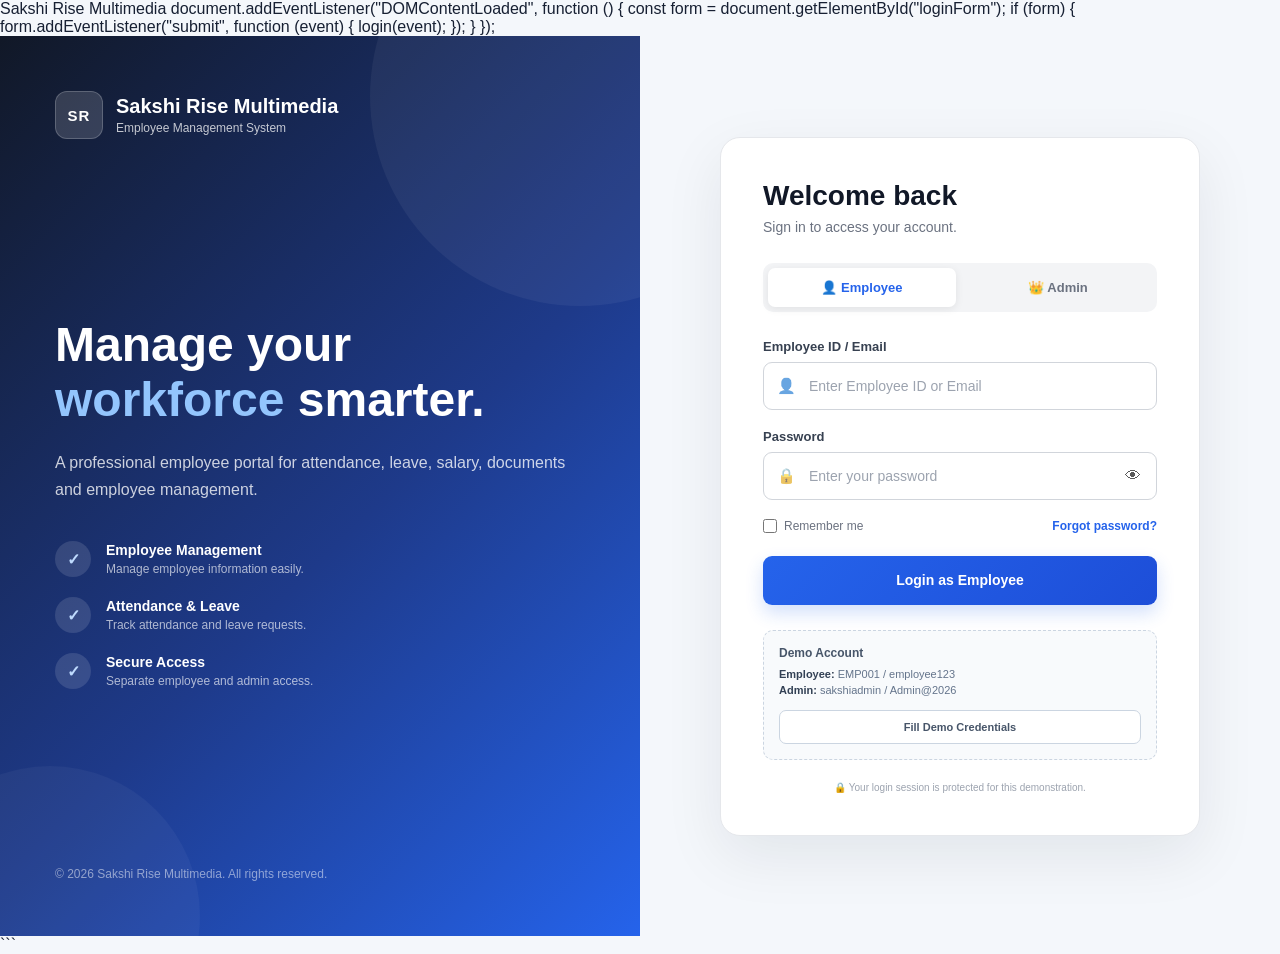
<file: index.html>
Sakshi Rise Multimedia
<script src="app.js"></script>
<script>
    <script src="app.js"></script>

<script>
document.addEventListener("DOMContentLoaded", function () {

    const form = document.getElementById("loginForm");

    if (form) {
        form.addEventListener("submit", function (event) {
            login(event);
        });
    }

});
</script>

</body>
</html>
document.addEventListener("DOMContentLoaded", function () {

    const form = document.getElementById("loginForm");

    if (form) {
        form.addEventListener("submit", function (event) {
            login(event);
        });
    }

});
</script>
<!DOCTYPE html>
<html lang="en">

<head>

    <meta charset="UTF-8">

    <meta name="viewport"
          content="width=device-width, initial-scale=1.0">

    <title>
        Employee Management System | Sakshi Rise Multimedia
    </title>

    <link rel="stylesheet" href="style.css">

</head>


<body>


    <div class="login-container">


        <!-- =====================================================
             LEFT INFORMATION SECTION
        ====================================================== -->

        <section class="login-info">


            <!-- BRAND -->

            <div class="brand">

                <div class="brand-icon">

                    SR

                </div>

                <div>

                    <h2>
                        Sakshi Rise Multimedia
                    </h2>

                    <span>
                        Employee Management System
                    </span>

                </div>

            </div>


            <!-- INFORMATION -->

            <div class="info-content">

                <h1>
                    Manage your
                    <span>
                        workforce
                    </span>
                    smarter.
                </h1>


                <p>

                    A professional employee portal for
                    attendance, leave, salary, documents
                    and employee management.

                </p>


                <!-- FEATURES -->

                <div class="features">


                    <div class="feature">

                        <div class="feature-icon">
                            ✓
                        </div>

                        <div>

                            <strong>
                                Employee Management
                            </strong>

                            <small>
                                Manage employee information easily.
                            </small>

                        </div>

                    </div>


                    <div class="feature">

                        <div class="feature-icon">
                            ✓
                        </div>

                        <div>

                            <strong>
                                Attendance & Leave
                            </strong>

                            <small>
                                Track attendance and leave requests.
                            </small>

                        </div>

                    </div>


                    <div class="feature">

                        <div class="feature-icon">
                            ✓
                        </div>

                        <div>

                            <strong>
                                Secure Access
                            </strong>

                            <small>
                                Separate employee and admin access.
                            </small>

                        </div>

                    </div>


                </div>

            </div>


            <!-- COPYRIGHT -->

            <div class="copyright">

                © 2026 Sakshi Rise Multimedia.
                All rights reserved.

            </div>


        </section>


        <!-- =====================================================
             LOGIN SECTION
        ====================================================== -->

        <section class="login-section">


            <div class="login-card">


                <!-- MOBILE BRAND -->

                <div class="mobile-brand">


                    <div class="brand-icon">

                        SR

                    </div>


                    <div>

                        <h2>
                            Sakshi Rise Multimedia
                        </h2>

                    </div>


                </div>


                <!-- LOGIN HEADER -->

                <div class="login-header">

                    <h1>
                        Welcome back
                    </h1>

                    <p>
                        Sign in to access your account.
                    </p>

                </div>


                <!-- =================================================
                     USER TYPE
                ================================================== -->

                <div class="user-type">


                    <button
                        type="button"
                        id="employeeBtn"
                        class="user-btn active"
                        onclick="selectUserType('employee')">

                        👤 Employee

                    </button>


                    <button
                        type="button"
                        id="adminBtn"
                        class="user-btn"
                        onclick="selectUserType('admin')">

                        👑 Admin

                    </button>


                </div>


                <!-- =================================================
                     LOGIN FORM
                ================================================== -->

                <form
                    id="loginForm"
                    onsubmit="login(event)"
                    autocomplete="on">


                    <!-- USERNAME -->

                    <div class="form-group">


                        <label for="username"
                               id="userLabel">

                            Employee ID / Email

                        </label>


                        <div class="input-wrapper">


                            <span class="input-icon">
                                👤
                            </span>


                            <input
                                type="text"
                                id="username"
                                name="username"
                                placeholder="Enter Employee ID or Email"
                                autocomplete="username"
                                required>


                        </div>


                    </div>


                    <!-- PASSWORD -->

                    <div class="form-group">


                        <label for="password">

                            Password

                        </label>


                        <div class="input-wrapper">


                            <span class="input-icon">
                                🔒
                            </span>


                            <input
                                type="password"
                                id="password"
                                name="password"
                                placeholder="Enter your password"
                                autocomplete="current-password"
                                required>


                            <button
                                type="button"
                                id="passwordToggle"
                                class="password-toggle"
                                onclick="togglePassword()"
                                aria-label="Show or hide password">

                                👁

                            </button>


                        </div>


                    </div>


                    <!-- =================================================
                         OPTIONS
                    ================================================== -->

                    <div class="login-options">


                        <label class="remember">


                            <input
                                type="checkbox"
                                id="rememberMe"
                                name="rememberMe">


                            <span>
                                Remember me
                            </span>


                        </label>


                        <a
                            href="#"
                            onclick="forgotPassword(event)">

                            Forgot password?

                        </a>


                    </div>


                    <!-- =================================================
                         LOGIN BUTTON
                    ================================================== -->

                    <button
                        type="submit"
                        id="loginBtn"
                        class="login-btn">


                        <span id="loginBtnText">

                            Login as Employee

                        </span>


                    </button>


                </form>


                <!-- =================================================
                     MESSAGE
                ================================================== -->

                <div
                    id="message"
                    class="message"
                    role="alert"
                    aria-live="polite">

                </div>


                <!-- =================================================
                     DEMO LOGIN
                ================================================== -->

                <div class="demo-box">


                    <div class="demo-title">

                        Demo Account

                    </div>


                    <p>

                        <strong>
                            Employee:
                        </strong>

                        EMP001 /
                        employee123

                    </p>


                    <p>

                        <strong>
                            Admin:
                        </strong>

                        sakshiadmin /
                        Admin@2026

                    </p>


                    <button
                        type="button"
                        class="demo-btn"
                        onclick="fillDemoCredentials()">

                        Fill Demo Credentials

                    </button>


                </div>


                <!-- SECURITY -->

                <div class="security-note">

                    🔒 Your login session is protected
                    for this demonstration.

                </div>


            </div>


        </section>


    </div>


    <!-- =========================================================
         APP JAVASCRIPT
    ========================================================== -->

    <script src="app.js"></script>


</body>

</html>
```
</file>
<file: style.css>
/* =========================================
   EMPLOYEE MANAGEMENT SYSTEM
   STEP 1 - LOGIN PAGE
========================================= */

* {
    margin: 0;
    padding: 0;
    box-sizing: border-box;
}

body {
    font-family:
        Inter,
        Arial,
        Helvetica,
        sans-serif;

    min-height: 100vh;

    background: #f4f7fb;

    color: #172033;
}


/* =========================================
   MAIN CONTAINER
========================================= */

.login-container {
    min-height: 100vh;

    display: grid;

    grid-template-columns: 1fr 1fr;
}


/* =========================================
   LEFT INFORMATION SECTION
========================================= */

.login-info {
    background:
        linear-gradient(
            135deg,
            #111827 0%,
            #1e3a8a 55%,
            #2563eb 100%
        );

    color: white;

    padding: 55px;

    display: flex;

    flex-direction: column;

    justify-content: space-between;

    position: relative;

    overflow: hidden;
}


/* Decorative circles */

.login-info::before {
    content: "";

    position: absolute;

    width: 420px;
    height: 420px;

    border-radius: 50%;

    background: rgba(255,255,255,0.05);

    top: -150px;
    right: -150px;
}

.login-info::after {
    content: "";

    position: absolute;

    width: 300px;
    height: 300px;

    border-radius: 50%;

    background: rgba(255,255,255,0.04);

    bottom: -130px;
    left: -100px;
}


/* =========================================
   BRAND
========================================= */

.brand {
    display: flex;

    align-items: center;

    gap: 13px;

    position: relative;

    z-index: 2;
}

.brand-icon {
    width: 48px;
    height: 48px;

    border-radius: 12px;

    background: rgba(255,255,255,0.15);

    border: 1px solid rgba(255,255,255,0.2);

    display: flex;

    align-items: center;

    justify-content: center;

    font-size: 15px;

    font-weight: 800;

    letter-spacing: 1px;
}

.brand h2 {
    font-size: 20px;

    font-weight: 700;
}

.brand span {
    display: block;

    font-size: 12px;

    opacity: 0.75;

    margin-top: 3px;
}


/* =========================================
   INFO CONTENT
========================================= */

.info-content {
    max-width: 570px;

    position: relative;

    z-index: 2;
}

.info-content h1 {
    font-size: 48px;

    line-height: 1.15;

    margin-bottom: 22px;

    font-weight: 800;
}

.info-content h1 span {
    color: #93c5fd;
}

.info-content > p {
    font-size: 16px;

    line-height: 1.7;

    max-width: 520px;

    color: rgba(255,255,255,0.78);

    margin-bottom: 38px;
}


/* =========================================
   FEATURES
========================================= */

.features {
    display: flex;

    flex-direction: column;

    gap: 20px;
}

.feature {
    display: flex;

    align-items: center;

    gap: 15px;
}

.feature-icon {
    width: 36px;
    height: 36px;

    border-radius: 50%;

    background: rgba(255,255,255,0.12);

    display: flex;

    align-items: center;

    justify-content: center;

    color: #bfdbfe;

    font-weight: bold;
}

.feature strong {
    display: block;

    font-size: 14px;

    margin-bottom: 4px;
}

.feature small {
    color: rgba(255,255,255,0.65);

    font-size: 12px;
}


/* =========================================
   COPYRIGHT
========================================= */

.copyright {
    position: relative;

    z-index: 2;

    font-size: 12px;

    color: rgba(255,255,255,0.5);
}


/* =========================================
   LOGIN SECTION
========================================= */

.login-section {
    min-height: 100vh;

    display: flex;

    align-items: center;

    justify-content: center;

    padding: 40px;
}


/* =========================================
   LOGIN CARD
========================================= */

.login-card {
    width: 100%;

    max-width: 480px;

    background: white;

    padding: 42px;

    border-radius: 20px;

    box-shadow:
        0 20px 60px rgba(15, 23, 42, 0.08);

    border: 1px solid #e5e7eb;
}


/* =========================================
   MOBILE BRAND
========================================= */

.mobile-brand {
    display: none;

    align-items: center;

    gap: 10px;

    margin-bottom: 30px;
}

.mobile-brand .brand-icon {
    background: #eff6ff;

    color: #2563eb;

    border: none;
}

.mobile-brand h2 {
    font-size: 17px;
}


/* =========================================
   LOGIN HEADER
========================================= */

.login-header {
    margin-bottom: 28px;
}

.login-header h1 {
    font-size: 28px;

    margin-bottom: 7px;

    color: #111827;
}

.login-header p {
    color: #6b7280;

    font-size: 14px;
}


/* =========================================
   USER TYPE BUTTONS
========================================= */

.user-type {
    display: grid;

    grid-template-columns: 1fr 1fr;

    gap: 8px;

    padding: 5px;

    background: #f3f4f6;

    border-radius: 10px;

    margin-bottom: 27px;
}

.user-btn {
    border: none;

    background: transparent;

    padding: 12px;

    border-radius: 7px;

    cursor: pointer;

    color: #6b7280;

    font-size: 13px;

    font-weight: 600;

    transition: 0.2s;
}

.user-btn.active {
    background: white;

    color: #2563eb;

    box-shadow:
        0 2px 8px rgba(0,0,0,0.08);
}


/* =========================================
   FORM
========================================= */

.form-group {
    margin-bottom: 19px;
}

.form-group label {
    display: block;

    font-size: 13px;

    font-weight: 600;

    margin-bottom: 8px;

    color: #374151;
}

.input-wrapper {
    position: relative;

    display: flex;

    align-items: center;
}

.input-icon {
    position: absolute;

    left: 14px;

    font-size: 15px;

    opacity: 0.65;

    pointer-events: none;
}

.input-wrapper input {
    width: 100%;

    height: 48px;

    border: 1px solid #d1d5db;

    border-radius: 9px;

    padding: 0 45px;

    outline: none;

    font-size: 14px;

    color: #111827;

    transition: 0.2s;

    background: white;
}

.input-wrapper input:focus {
    border-color: #2563eb;

    box-shadow:
        0 0 0 3px rgba(37,99,235,0.1);
}

.input-wrapper input::placeholder {
    color: #9ca3af;
}


/* =========================================
   PASSWORD TOGGLE
========================================= */

.password-toggle {
    position: absolute;

    right: 10px;

    border: none;

    background: transparent;

    cursor: pointer;

    font-size: 16px;

    padding: 6px;

    opacity: 0.65;
}

.password-toggle:hover {
    opacity: 1;
}


/* =========================================
   LOGIN OPTIONS
========================================= */

.login-options {
    display: flex;

    justify-content: space-between;

    align-items: center;

    margin: 3px 0 23px;

    font-size: 12px;
}

.remember {
    display: flex;

    align-items: center;

    gap: 7px;

    color: #6b7280;

    cursor: pointer;
}

.remember input {
    width: 14px;
    height: 14px;

    accent-color: #2563eb;
}

.login-options a {
    color: #2563eb;

    text-decoration: none;

    font-weight: 600;
}

.login-options a:hover {
    text-decoration: underline;
}


/* =========================================
   LOGIN BUTTON
========================================= */

.login-btn {
    width: 100%;

    height: 49px;

    border: none;

    border-radius: 9px;

    background:
        linear-gradient(
            135deg,
            #2563eb,
            #1d4ed8
        );

    color: white;

    font-size: 14px;

    font-weight: 700;

    cursor: pointer;

    transition: 0.2s;

    box-shadow:
        0 8px 18px rgba(37,99,235,0.2);
}

.login-btn:hover {
    transform: translateY(-1px);

    box-shadow:
        0 10px 22px rgba(37,99,235,0.28);
}

.login-btn:active {
    transform: translateY(0);
}

.login-btn.loading {
    opacity: 0.7;

    cursor: wait;
}


/* =========================================
   MESSAGE
========================================= */

.message {
    display: none;

    padding: 11px 13px;

    margin-top: 16px;

    border-radius: 8px;

    font-size: 12px;

    line-height: 1.5;
}

.message.success {
    display: block;

    background: #ecfdf5;

    color: #047857;

    border: 1px solid #a7f3d0;
}

.message.error {
    display: block;

    background: #fef2f2;

    color: #b91c1c;

    border: 1px solid #fecaca;
}

.message.info {
    display: block;

    background: #eff6ff;

    color: #1d4ed8;

    border: 1px solid #bfdbfe;
}


/* =========================================
   DEMO BOX
========================================= */

.demo-box {
    margin-top: 25px;

    padding: 15px;

    background: #f8fafc;

    border: 1px dashed #cbd5e1;

    border-radius: 10px;
}

.demo-title {
    font-size: 12px;

    font-weight: 700;

    color: #475569;

    margin-bottom: 8px;
}

.demo-box p {
    font-size: 11px;

    color: #64748b;

    margin: 4px 0;
}

.demo-box strong {
    color: #334155;
}

.demo-btn {
    margin-top: 10px;

    width: 100%;

    height: 34px;

    border: 1px solid #cbd5e1;

    background: white;

    border-radius: 7px;

    color: #475569;

    font-size: 11px;

    font-weight: 600;

    cursor: pointer;
}

.demo-btn:hover {
    background: #f1f5f9;
}


/* =========================================
   SECURITY NOTE
========================================= */

.security-note {
    text-align: center;

    margin-top: 22px;

    font-size: 10px;

    color: #9ca3af;
}


/* =========================================
   RESPONSIVE
========================================= */

@media (max-width: 900px) {

    .login-container {
        grid-template-columns: 1fr;
    }

    .login-info {
        display: none;
    }

    .login-section {
        padding: 25px;
    }

    .login-card {
        max-width: 500px;
    }

    .mobile-brand {
        display: flex;
    }
}


@media (max-width: 500px) {

    .login-section {
        padding: 15px;
    }

    .login-card {
        padding: 28px 22px;

        border-radius: 15px;
    }

    .login-header h1 {
        font-size: 24px;
    }

    .user-btn {
        font-size: 12px;
    }
}


/* =========================================
   SMALL SCREEN
========================================= */

@media (max-width: 350px) {

    .login-card {
        padding: 22px 16px;
    }

    .login-options {
        flex-direction: column;

        align-items: flex-start;

        gap: 10px;
    }
}
</file>
